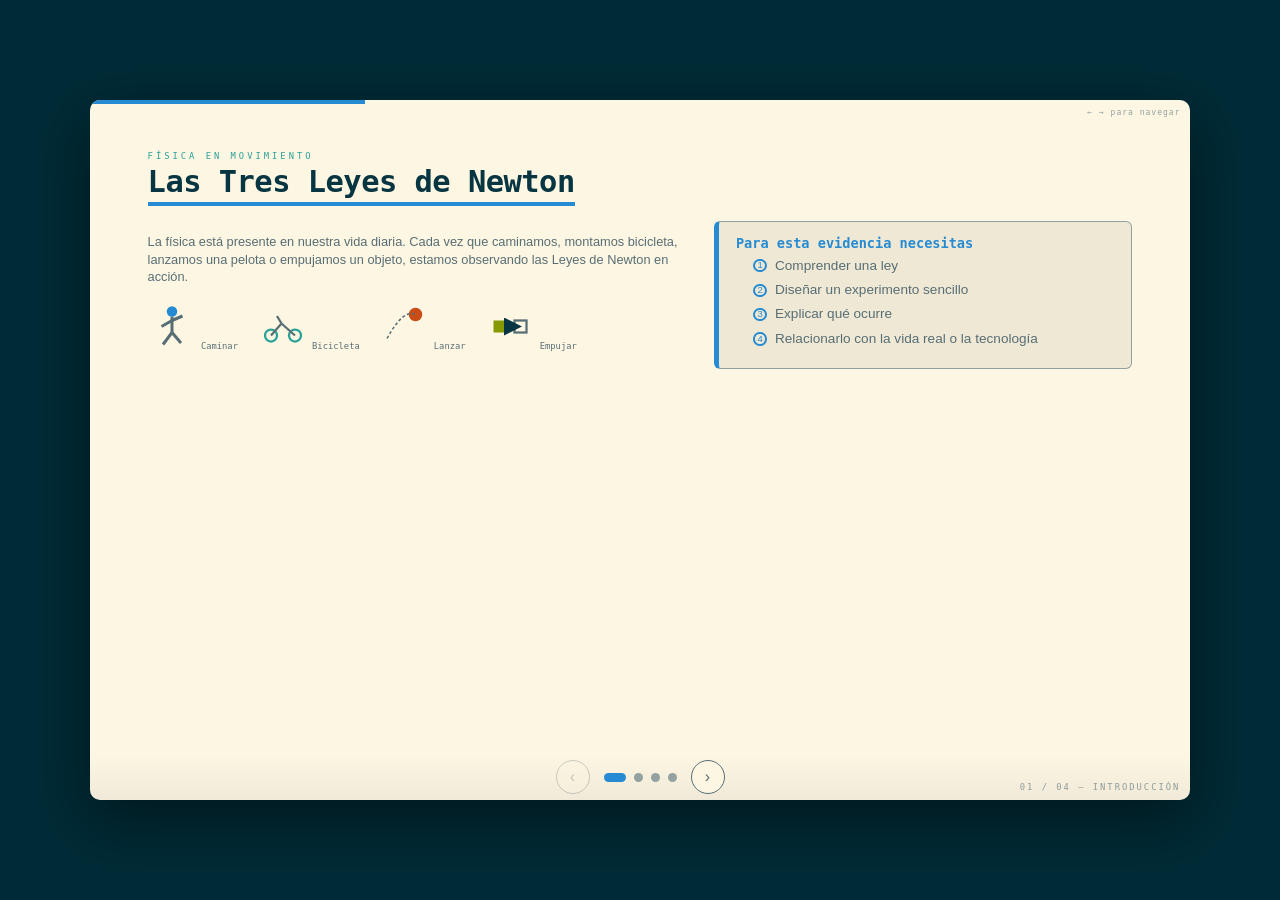
<file: Fase02_Planeacion/guia03/Sesion03/leyes_newton_presentacion_v2.html>
<!DOCTYPE html>
<html lang="es">
<head>
<meta charset="UTF-8">
<meta name="viewport" content="width=device-width, initial-scale=1.0">
<title>Las Tres Leyes de Newton</title>

<style>
  @font-face{ font-family:'sysmono'; src:local('Consolas'), local('Menlo'), local('Monaco'); }

  :root{
    --base03:#002b36; --base02:#073642; --base01:#586e75; --base00:#657b83;
    --base0:#839496; --base1:#93a1a1; --base2:#eee8d5; --base3:#fdf6e3;
    --blue:#268bd2; --cyan:#2aa198; --green:#859900; --orange:#cb4b16;
    --yellow:#b58900; --violet:#6c71c4; --red:#dc322f; --magenta:#d33682;
  }
  *{ box-sizing:border-box; }
  html,body{ height:100%; margin:0; }
  body{
    font-family:-apple-system, 'Segoe UI', Helvetica, Arial, sans-serif;
    background: var(--base03); color: var(--base01);
    display:flex; align-items:center; justify-content:center;
    overflow:hidden;
  }

  .deck{
    width:min(96vw, 1100px); height:min(94vh, 700px);
    background: var(--base3); border-radius:10px; box-shadow:0 20px 60px rgba(0,0,0,0.45);
    position:relative; overflow:hidden;
  }

  .slide{
    position:absolute; inset:0; padding:3.2em 3.6em 2.4em 3.6em;
    opacity:0; visibility:hidden; transform: translateX(40px);
    transition: opacity .45s ease, transform .45s ease;
  }
  .slide.active{ opacity:1; visibility:visible; transform:translateX(0); }
  .slide.leaving{ transform: translateX(-40px); }

  h1{
    font-family:'Consolas','Menlo','Monaco',monospace; font-weight:800; letter-spacing:-0.5px;
    color: var(--base02); font-size:1.9em; margin:0 0 0.2em 0;
    border-bottom:4px solid var(--blue); display:inline-block; padding-bottom:0.12em;
  }
  h3{ font-family:'Consolas','Menlo','Monaco',monospace; font-size:0.85em; margin:0 0 0.4em 0; }
  p, li{ font-size:0.8em; line-height:1.35; }

  .eyebrow{
    font-family:'Consolas','Menlo','Monaco',monospace; font-size:0.55em; letter-spacing:3px;
    text-transform:uppercase; color: var(--cyan); display:block; margin-bottom:0.3em;
  }

  .law-tag{
    display:inline-block; font-family:'Consolas','Menlo','Monaco',monospace; font-size:0.5em;
    letter-spacing:2px; color: var(--base3); padding:0.25em 0.6em; border-radius:3px; margin-bottom:0.5em;
  }

  .grid2{ display:grid; grid-template-columns: 1.05fr 1fr; gap:2em; align-items:start; margin-top:0.5em; }

  .panel{
    background: var(--base2); border:1px solid var(--base1);
    border-left:5px solid var(--accent, var(--blue));
    border-radius:6px; padding:0.85em 1.05em; margin-bottom:0.6em;
  }
  .panel h3{ color: var(--accent, var(--blue)); }
  .panel ul{ margin:0; padding-left:1.1em; }
  .panel li{ margin-bottom:0.22em; }

  .lab{
    background: var(--base3); border:2px dashed var(--accent, var(--blue));
    border-radius:10px; padding:0.9em; min-height:250px;
    display:flex; flex-direction:column; align-items:center; justify-content:center;
    position:relative; overflow:hidden;
  }
  .lab-label{
    position:absolute; top:0.6em; left:0.8em; font-family:'Consolas','Menlo','Monaco',monospace;
    font-size:0.55em; letter-spacing:2px; text-transform:uppercase; color: var(--accent); opacity:0.85;
  }

  .btn{
    font-family:'Consolas','Menlo','Monaco',monospace; font-size:0.6em; letter-spacing:1px;
    background: var(--accent, var(--blue)); color: var(--base3); border:none;
    padding:0.55em 1em; border-radius:5px; cursor:pointer; margin-top:0.7em;
    box-shadow:0 3px 0 rgba(0,0,0,0.18); transition: transform .08s ease;
  }
  .btn:active{ transform: translateY(2px); box-shadow:0 1px 0 rgba(0,0,0,0.18); }
  .btn.secondary{ background: var(--base01); padding:0.3em 0.7em; margin-top:0; }

  .question-box{
    margin-top:0.55em; background: var(--base02); color: var(--base2);
    border-radius:6px; padding:0.65em 0.9em; font-family:'Consolas','Menlo','Monaco',monospace;
    font-size:0.6em; display:flex; align-items:center; gap:0.6em;
  }
  .question-box .q-mark{ font-size:1.4em; color: var(--accent); font-weight:800; }

  .checklist{ list-style:none; padding:0; margin:0; }
  .checklist li{
    display:flex; align-items:center; gap:0.6em; margin-bottom:0.45em; font-size:0.85em;
    opacity:0; transform:translateX(15px); transition:opacity .35s ease, transform .35s ease;
  }
  .checklist li.show{ opacity:1; transform:translateX(0); }
  .checklist .dot{
    width:1.4em; height:1.4em; border-radius:50%; background:var(--base2);
    border:2px solid var(--blue); display:flex; align-items:center; justify-content:center;
    font-size:0.7em; color:var(--blue); flex-shrink:0;
  }

  .icon-row{ display:flex; gap:1.3em; margin-top:1em; }
  .icon-item{ text-align:center; font-family:'Consolas','Menlo','Monaco',monospace; font-size:0.55em; color:var(--base01); }
  .icon-item svg{ width:48px; height:48px; }

  .slide-index{
    position:absolute; bottom:0.9em; right:1.1em; font-family:'Consolas','Menlo','Monaco',monospace;
    font-size:0.55em; color: var(--base1); letter-spacing:2px;
  }

  .slider-row{ display:flex; align-items:center; gap:0.6em; margin:0.5em 0; font-family:'Consolas','Menlo','Monaco',monospace; font-size:0.6em; }
  .slider-row input[type=range]{ flex:1; accent-color: var(--accent); }
  .slider-row .val{ width:2.2em; text-align:right; color:var(--accent); font-weight:700; }

  .readout{
    font-family:'Consolas','Menlo','Monaco',monospace; font-size:0.72em; text-align:center;
    color: var(--base02); background: var(--base2); border-radius:6px; padding:0.4em;
    margin-top:0.5em; display:flex; align-items:center; justify-content:center; gap:0.8em;
  }
  .readout b{ color: var(--accent); }

  .fadein{ opacity:0; transform:translateY(8px); transition:opacity .35s ease, transform .35s ease; }
  .fadein.show{ opacity:1; transform:translateY(0); }

  /* --- nav controls --- */
  .nav{
    position:absolute; bottom:0; left:0; right:0; height:46px;
    display:flex; align-items:center; justify-content:center; gap:14px;
    background: linear-gradient(to top, rgba(0,0,0,0.05), transparent);
  }
  .navbtn{
    width:34px; height:34px; border-radius:50%; border:1.5px solid var(--base01);
    background: var(--base3); color: var(--base01); font-size:16px; cursor:pointer;
    display:flex; align-items:center; justify-content:center; transition:.15s;
  }
  .navbtn:hover{ background: var(--blue); color:var(--base3); border-color:var(--blue); }
  .navbtn:disabled{ opacity:0.3; cursor:default; background:var(--base3); color:var(--base01); border-color:var(--base01); }
  .dots{ display:flex; gap:8px; }
  .dot-nav{
    width:9px; height:9px; border-radius:50%; background: var(--base1); cursor:pointer; transition:.15s;
  }
  .dot-nav.active{ background: var(--blue); width:22px; border-radius:5px; }

  .progress{ position:absolute; top:0; left:0; height:4px; background: var(--blue); transition: width .4s ease; z-index:5; }

  .hint{
    position:absolute; top:1em; right:1.2em; font-family:'Consolas','Menlo','Monaco',monospace;
    font-size:0.5em; color: var(--base1); letter-spacing:1px;
  }
</style>
</head>
<body>

<div class="deck" id="deck">
  <div class="progress" id="progressBar" style="width:25%;"></div>
  <div class="hint">← → para navegar</div>

  <!-- ===================== SLIDE 1 ===================== -->
  <section class="slide active" data-index="0">
    <span class="eyebrow">Física en movimiento</span>
    <h1>Las Tres Leyes de Newton</h1>

    <div class="grid2" style="grid-template-columns:1.15fr 0.9fr;">
      <div>
        <p>La física está presente en nuestra vida diaria. Cada vez que caminamos, montamos bicicleta,
        lanzamos una pelota o empujamos un objeto, estamos observando las Leyes de Newton en acción.</p>

        <div class="icon-row">
          <div class="icon-item">
            <svg viewBox="0 0 64 64"><circle cx="32" cy="14" r="7" fill="var(--blue)"/><line x1="32" y1="21" x2="32" y2="42" stroke="var(--base01)" stroke-width="4"/><line x1="32" y1="26" x2="18" y2="34" stroke="var(--base01)" stroke-width="4"/><line x1="32" y1="26" x2="46" y2="20" stroke="var(--base01)" stroke-width="4"/><line x1="32" y1="42" x2="20" y2="58" stroke="var(--base01)" stroke-width="4"/><line x1="32" y1="42" x2="44" y2="56" stroke="var(--base01)" stroke-width="4"/></svg>
            Caminar
          </div>
          <div class="icon-item">
            <svg viewBox="0 0 64 64"><circle cx="16" cy="46" r="8" fill="none" stroke="var(--cyan)" stroke-width="3"/><circle cx="48" cy="46" r="8" fill="none" stroke="var(--cyan)" stroke-width="3"/><line x1="16" y1="46" x2="30" y2="30" stroke="var(--base01)" stroke-width="3"/><line x1="30" y1="30" x2="48" y2="46" stroke="var(--base01)" stroke-width="3"/><line x1="30" y1="30" x2="24" y2="20" stroke="var(--base01)" stroke-width="3"/></svg>
            Bicicleta
          </div>
          <div class="icon-item">
            <svg viewBox="0 0 64 64"><circle cx="46" cy="18" r="9" fill="var(--orange)"/><path d="M8 50 Q30 10 46 18" stroke="var(--base01)" stroke-width="2" fill="none" stroke-dasharray="4 3"/></svg>
            Lanzar
          </div>
          <div class="icon-item">
            <svg viewBox="0 0 64 64"><rect x="10" y="26" width="16" height="16" fill="var(--green)"/><rect x="38" y="26" width="16" height="16" fill="none" stroke="var(--base01)" stroke-width="3"/><path d="M28 34 L36 34" stroke="var(--base02)" stroke-width="3" marker-end="url(#arrow1)"/><defs><marker id="arrow1" markerWidth="8" markerHeight="8" refX="4" refY="4" orient="auto"><path d="M0,0 L8,4 L0,8 Z" fill="var(--base02)"/></marker></defs></svg>
            Empujar
          </div>
        </div>
      </div>

      <div>
        <div class="panel" style="border-left-color: var(--blue);">
          <h3 style="color:var(--blue);">Para esta evidencia necesitas</h3>
          <ul class="checklist" id="checklist1">
            <li><span class="dot">1</span> Comprender una ley</li>
            <li><span class="dot">2</span> Diseñar un experimento sencillo</li>
            <li><span class="dot">3</span> Explicar qué ocurre</li>
            <li><span class="dot">4</span> Relacionarlo con la vida real o la tecnología</li>
          </ul>
        </div>
      </div>
    </div>
    <div class="slide-index">01 / 04 — INTRODUCCIÓN</div>
  </section>

  <!-- ===================== SLIDE 2 — LEY 1 ===================== -->
  <section class="slide" data-index="1" style="--accent: var(--blue);">
    <span class="law-tag" style="background:var(--blue);">LEY I · INERCIA</span>
    <h1 style="border-color:var(--blue);">Primera Ley de Newton</h1>

    <div class="grid2">
      <div>
        <div class="panel">
          <h3>¿Qué dice?</h3>
          <p style="margin:0;">Un objeto permanece en reposo o en movimiento rectilíneo uniforme
          mientras ninguna fuerza externa actúe sobre él.</p>
        </div>
        <div class="panel">
          <h3>Ejemplos cotidianos</h3>
          <ul>
            <li>Un balón permanece quieto hasta que alguien lo patea.</li>
            <li>Al frenar el auto, los pasajeros van hacia adelante.</li>
            <li>La bicicleta sigue avanzando aunque dejes de pedalear.</li>
          </ul>
        </div>
        <div class="panel">
          <h3>Ideas de experimento</h3>
          <ul>
            <li>🪙 Moneda, tarjeta y vaso</li>
            <li>⚽ Balón quieto que luego es empujado</li>
            <li>📖 Libro sobre una mesa</li>
          </ul>
        </div>
      </div>

      <div>
        <div class="lab">
          <span class="lab-label">Simulación · moneda, tarjeta y vaso</span>
          <svg viewBox="0 0 260 200" width="100%" style="max-width:300px;">
            <path d="M95 120 L100 190 L160 190 L165 120 Z" fill="none" stroke="var(--base01)" stroke-width="3"/>
            <rect id="card1" x="88" y="105" width="84" height="8" rx="1" fill="var(--orange)"/>
            <circle id="coin1" cx="130" cy="98" r="10" fill="var(--yellow)" stroke="var(--base02)" stroke-width="1.5"/>
            <g id="flick1" opacity="0">
              <path d="M40 108 L82 108" stroke="var(--red)" stroke-width="4" marker-end="url(#arrowRed)"/>
            </g>
            <defs>
              <marker id="arrowRed" markerWidth="10" markerHeight="10" refX="6" refY="3" orient="auto">
                <path d="M0,0 L6,3 L0,6 Z" fill="var(--red)"/>
              </marker>
            </defs>
          </svg>
          <button class="btn" id="btnLaw1">▶ Golpear la tarjeta</button>
        </div>

        <div class="question-box">
          <span class="q-mark">?</span>
          <span>Para el video: <em>¿Qué fuerza hizo que cambiara el estado del objeto?</em></span>
        </div>
      </div>
    </div>
    <div class="slide-index">02 / 04 — LEY DE LA INERCIA</div>
  </section>

  <!-- ===================== SLIDE 3 — LEY 2 ===================== -->
  <section class="slide" data-index="2" style="--accent: var(--orange);">
    <span class="law-tag" style="background:var(--orange);">LEY II · F = m·a</span>
    <h1 style="border-color:var(--orange);">Segunda Ley de Newton</h1>

    <div class="grid2">
      <div>
        <div class="panel">
          <h3>¿Qué dice?</h3>
          <p style="margin:0 0 0.3em 0;">La aceleración de un objeto depende de la fuerza aplicada
          y de su masa.</p>
          <p style="margin:0;"><b>Más fuerza → mayor aceleración.</b><br><b>Mayor masa → más difícil acelerar.</b></p>
        </div>
        <div class="panel">
          <h3>Ejemplos e ideas de experimento</h3>
          <ul>
            <li>Empujar un carrito vacío y luego uno lleno.</li>
            <li>Lanzar una pelota liviana y una pesada.</li>
            <li>🍾 Dos botellas (vacía / llena) · 📦 dos cajas de distinto peso · 🧸 carrito de juguete con y sin carga.</li>
          </ul>
        </div>
      </div>

      <div>
        <div class="lab">
          <span class="lab-label">Simulador · fuerza, masa y aceleración</span>
          <svg viewBox="0 0 260 90" width="100%" style="max-width:300px;">
            <line x1="10" y1="75" x2="250" y2="75" stroke="var(--base01)" stroke-width="2"/>
            <g id="cart2" transform="translate(20,45)">
              <rect x="0" y="0" width="34" height="20" rx="3" fill="var(--orange)"/>
              <circle cx="7" cy="24" r="5" fill="var(--base02)"/>
              <circle cx="27" cy="24" r="5" fill="var(--base02)"/>
            </g>
          </svg>

          <div style="width:100%; max-width:300px;">
            <div class="slider-row">
              <span>Fuerza (N)</span>
              <input type="range" id="forceSlider" min="1" max="10" value="5">
              <span class="val" id="forceVal">5</span>
            </div>
            <div class="slider-row">
              <span>Masa (kg)</span>
              <input type="range" id="massSlider" min="1" max="10" value="5">
              <span class="val" id="massVal">5</span>
            </div>
            <div class="readout">
              a = F / m = <b id="accelVal">1.0</b> m/s²
              <button class="btn secondary" id="btnLaw2">▶ Mover carrito</button>
            </div>
          </div>
        </div>

        <div class="question-box">
          <span class="q-mark">?</span>
          <span>Para el video: <em>¿Por qué uno de los objetos fue más fácil de mover?</em></span>
        </div>
      </div>
    </div>
    <div class="slide-index">03 / 04 — FUERZA, MASA Y ACELERACIÓN</div>
  </section>

  <!-- ===================== SLIDE 4 — LEY 3 ===================== -->
  <section class="slide" data-index="3" style="--accent: var(--green);">
    <span class="law-tag" style="background:var(--green);">LEY III · ACCIÓN – REACCIÓN</span>
    <h1 style="border-color:var(--green);">Tercera Ley de Newton</h1>

    <div class="grid2">
      <div>
        <div class="panel">
          <h3>¿Qué dice?</h3>
          <p style="margin:0;">A toda acción corresponde una reacción de igual magnitud
          y en sentido contrario.</p>
        </div>
        <div class="panel">
          <h3>Ejemplos cotidianos</h3>
          <ul>
            <li>🚶 Caminar</li>
            <li>🚣 Remar</li>
            <li>🤸 Saltar</li>
            <li>🏊 Nadar</li>
          </ul>
        </div>
        <div class="panel">
          <h3>Ideas de experimento</h3>
          <ul>
            <li>🎈 Cohete de globo (globo sobre un hilo)</li>
            <li>🛼 Patines o silla con ruedas empujando una pared</li>
          </ul>
        </div>
      </div>

      <div>
        <div class="lab">
          <span class="lab-label">Simulación · cohete de globo</span>
          <svg viewBox="0 0 300 140" width="100%" style="max-width:320px;">
            <line x1="15" y1="35" x2="285" y2="35" stroke="var(--base01)" stroke-width="1.5" stroke-dasharray="3 3"/>
            <g id="balloon3" transform="translate(25,15)">
              <ellipse cx="0" cy="0" rx="20" ry="14" fill="var(--magenta)"/>
              <polygon points="16,0 30,-3 30,3" fill="var(--base01)"/>
              <path id="airPuff" d="M-22 0 L-38 0" stroke="var(--red)" stroke-width="3" marker-end="url(#arrowRedSmall)" opacity="0"/>
            </g>
            <defs>
              <marker id="arrowRedSmall" markerWidth="8" markerHeight="8" refX="5" refY="2.5" orient="auto">
                <path d="M0,0 L5,2.5 L0,5 Z" fill="var(--red)"/>
              </marker>
            </defs>

            <g id="thrust3" opacity="0">
              <rect x="15" y="58" width="128" height="24" rx="4" fill="var(--red)"/>
              <text x="79" y="74" font-family="Consolas, monospace" font-size="12" font-weight="700" fill="var(--base3)" text-anchor="middle">← acción: sale el aire</text>
            </g>
            <g id="react3" opacity="0">
              <rect x="155" y="58" width="132" height="24" rx="4" fill="var(--green)"/>
              <text x="221" y="74" font-family="Consolas, monospace" font-size="12" font-weight="700" fill="var(--base3)" text-anchor="middle">reacción: avanza →</text>
            </g>
          </svg>
          <button class="btn" style="background:var(--green);" id="btnLaw3">▶ Soltar el globo</button>
        </div>

        <div class="question-box">
          <span class="q-mark">?</span>
          <span>Para el video: <em>¿Cuál fue la acción y cuál fue la reacción?</em></span>
        </div>
      </div>
    </div>
    <div class="slide-index">04 / 04 — ACCIÓN Y REACCIÓN</div>
  </section>

  <div class="nav">
    <button class="navbtn" id="prevBtn">‹</button>
    <div class="dots" id="dots"></div>
    <button class="navbtn" id="nextBtn">›</button>
  </div>
</div>

<script>
(function(){
  var slides = Array.prototype.slice.call(document.querySelectorAll('.slide'));
  var total = slides.length;
  var current = 0;

  var dotsWrap = document.getElementById('dots');
  slides.forEach(function(_, i){
    var d = document.createElement('div');
    d.className = 'dot-nav' + (i === 0 ? ' active' : '');
    d.addEventListener('click', function(){ goTo(i); });
    dotsWrap.appendChild(d);
  });
  var dotEls = Array.prototype.slice.call(dotsWrap.children);

  var prevBtn = document.getElementById('prevBtn');
  var nextBtn = document.getElementById('nextBtn');
  var progressBar = document.getElementById('progressBar');

  function render(){
    slides.forEach(function(s, i){
      s.classList.toggle('active', i === current);
      s.classList.toggle('leaving', false);
    });
    dotEls.forEach(function(d, i){ d.classList.toggle('active', i === current); });
    prevBtn.disabled = current === 0;
    nextBtn.disabled = current === total - 1;
    progressBar.style.width = ((current + 1) / total * 100) + '%';
    if (current === 0) playChecklist();
  }

  function goTo(i){
    if (i < 0 || i >= total || i === current) return;
    current = i;
    render();
  }

  prevBtn.addEventListener('click', function(){ goTo(current - 1); });
  nextBtn.addEventListener('click', function(){ goTo(current + 1); });

  document.addEventListener('keydown', function(e){
    if (e.key === 'ArrowRight' || e.key === ' ') { goTo(current + 1); }
    else if (e.key === 'ArrowLeft') { goTo(current - 1); }
  });

  // ---------- checklist stagger (slide 1) ----------
  var checklistPlayed = false;
  function playChecklist(){
    if (checklistPlayed) return;
    checklistPlayed = true;
    var items = document.querySelectorAll('#checklist1 li');
    items.forEach(function(li, idx){
      setTimeout(function(){ li.classList.add('show'); }, 250 + idx * 220);
    });
  }

  // ---------- LAW 1: coin, card, glass ----------
  var card = document.getElementById('card1');
  var coin = document.getElementById('coin1');
  var flick = document.getElementById('flick1');

  function runLaw1(){
    card.style.transition = 'none';
    coin.style.transition = 'none';
    flick.style.transition = 'none';
    card.setAttribute('x', 88);
    coin.setAttribute('cx', 130);
    coin.setAttribute('cy', 98);
    flick.setAttribute('opacity', 0);
    card.getBoundingClientRect();

    flick.style.transition = 'opacity .15s ease';
    flick.setAttribute('opacity', 1);

    setTimeout(function(){
      card.style.transition = 'x 0.35s cubic-bezier(.3,.6,.4,1)';
      card.setAttribute('x', 230);
      flick.setAttribute('opacity', 0);
    }, 180);

    setTimeout(function(){
      coin.style.transition = 'cy 0.45s cubic-bezier(.4,0,.7,1)';
      coin.setAttribute('cy', 160);
    }, 420);
  }
  document.getElementById('btnLaw1').addEventListener('click', runLaw1);

  // ---------- LAW 2: F = m a ----------
  var forceSlider = document.getElementById('forceSlider');
  var massSlider = document.getElementById('massSlider');
  var forceVal = document.getElementById('forceVal');
  var massVal = document.getElementById('massVal');
  var accelVal = document.getElementById('accelVal');
  var cart2 = document.getElementById('cart2');

  function updateLaw2(){
    var f = parseFloat(forceSlider.value);
    var m = parseFloat(massSlider.value);
    var a = f / m;
    forceVal.textContent = f;
    massVal.textContent = m;
    accelVal.textContent = a.toFixed(2);
  }
  forceSlider.addEventListener('input', updateLaw2);
  massSlider.addEventListener('input', updateLaw2);
  updateLaw2();

  function playLaw2(){
    var f = parseFloat(forceSlider.value);
    var m = parseFloat(massSlider.value);
    var a = f / m;
    var duration = Math.max(0.35, 2.2 / a);
    cart2.style.transition = 'none';
    cart2.setAttribute('transform', 'translate(20,45)');
    cart2.getBoundingClientRect();
    cart2.style.transition = 'transform ' + duration + 's cubic-bezier(.2,.7,.3,1)';
    requestAnimationFrame(function(){
      cart2.setAttribute('transform', 'translate(190,45)');
    });
  }
  document.getElementById('btnLaw2').addEventListener('click', playLaw2);

  // ---------- LAW 3: balloon rocket ----------
  var balloon3 = document.getElementById('balloon3');
  var airPuff = document.getElementById('airPuff');
  var thrust3 = document.getElementById('thrust3');
  var react3 = document.getElementById('react3');

  function runLaw3(){
    balloon3.style.transition = 'none';
    balloon3.setAttribute('transform', 'translate(25,15)');
    airPuff.style.transition = 'none';
    airPuff.setAttribute('opacity', 0);
    thrust3.style.transition = 'none';
    react3.style.transition = 'none';
    thrust3.setAttribute('opacity', 0);
    react3.setAttribute('opacity', 0);
    balloon3.getBoundingClientRect();

    // el aire sale primero (acción)
    airPuff.style.transition = 'opacity .15s ease';
    airPuff.setAttribute('opacity', 1);

    thrust3.style.transition = 'opacity .25s ease';
    react3.style.transition = 'opacity .25s ease .15s';
    thrust3.setAttribute('opacity', 1);
    react3.setAttribute('opacity', 1);

    balloon3.style.transition = 'transform 0.9s cubic-bezier(.2,.7,.2,1)';
    requestAnimationFrame(function(){
      balloon3.setAttribute('transform', 'translate(230,15)');
    });

    setTimeout(function(){
      airPuff.setAttribute('opacity', 0);
    }, 500);

    setTimeout(function(){
      thrust3.setAttribute('opacity', 0);
      react3.setAttribute('opacity', 0);
    }, 2200);
  }
  document.getElementById('btnLaw3').addEventListener('click', runLaw3);

  render();
})();
</script>
</body>
</html>
</file>
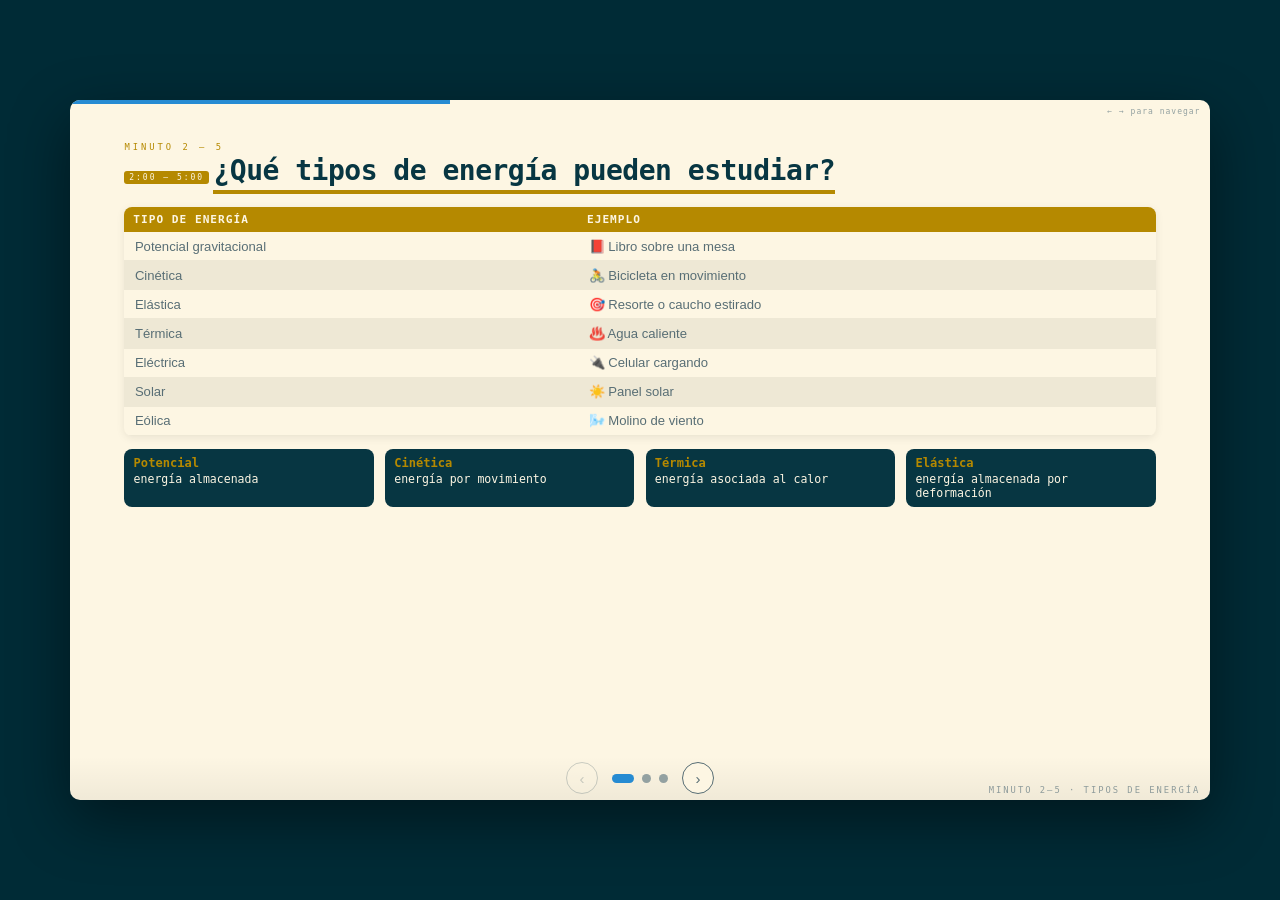
<file: Fase02_Planeacion/guia03/Sesion04/energia_sesion_min2-12_1501-AA3-EV01.html>
<!DOCTYPE html>
<html lang="es">
<head>
<meta charset="UTF-8">
<meta name="viewport" content="width=device-width, initial-scale=1.0">
<title>Tipos de Energía y Experimentos</title>

<style>
  :root{
    --base03:#002b36; --base02:#073642; --base01:#586e75; --base00:#657b83;
    --base0:#839496; --base1:#93a1a1; --base2:#eee8d5; --base3:#fdf6e3;
    --blue:#268bd2; --cyan:#2aa198; --green:#859900; --orange:#cb4b16;
    --yellow:#b58900; --violet:#6c71c4; --red:#dc322f; --magenta:#d33682;
  }
  *{ box-sizing:border-box; }
  html,body{ height:100%; margin:0; }
  body{
    font-family:-apple-system, 'Segoe UI', Helvetica, Arial, sans-serif;
    background: var(--base03); color: var(--base01);
    display:flex; align-items:center; justify-content:center;
    overflow:hidden;
  }

  .deck{
    width:min(96vw, 1140px); height:min(94vh, 700px);
    background: var(--base3); border-radius:10px; box-shadow:0 20px 60px rgba(0,0,0,0.45);
    position:relative; overflow:hidden;
  }

  .slide{
    position:absolute; inset:0; padding:2.6em 3.4em 2.4em 3.4em;
    opacity:0; visibility:hidden; transform: translateX(40px);
    transition: opacity .45s ease, transform .45s ease;
    overflow-y:auto;
  }
  .slide.active{ opacity:1; visibility:visible; transform:translateX(0); }

  h1{
    font-family:'Consolas','Menlo','Monaco',monospace; font-weight:800; letter-spacing:-0.5px;
    color: var(--base02); font-size:1.75em; margin:0 0 0.15em 0;
    border-bottom:4px solid var(--accent, var(--blue)); display:inline-block; padding-bottom:0.1em;
  }
  h3{ font-family:'Consolas','Menlo','Monaco',monospace; font-size:0.85em; margin:0 0 0.4em 0; color:var(--accent, var(--blue)); }
  p, li{ font-size:0.8em; line-height:1.35; }

  .eyebrow{
    font-family:'Consolas','Menlo','Monaco',monospace; font-size:0.55em; letter-spacing:3px;
    text-transform:uppercase; color: var(--accent, var(--cyan)); display:block; margin-bottom:0.25em;
  }
  .timebadge{
    display:inline-block; font-family:'Consolas','Menlo','Monaco',monospace; font-size:0.5em;
    letter-spacing:2px; color: var(--base3); background: var(--accent, var(--blue));
    padding:0.25em 0.6em; border-radius:3px; margin-bottom:0.5em;
  }

  .panel{
    background: var(--base2); border:1px solid var(--base1);
    border-left:5px solid var(--accent, var(--blue));
    border-radius:6px; padding:0.8em 1em; margin-bottom:0.6em;
  }
  .panel ul{ margin:0; padding-left:1.1em; }
  .panel li{ margin-bottom:0.22em; }

  /* ---- tabla energía ---- */
  table.energy{
    width:100%; border-collapse:collapse; background:var(--base3);
    border-radius:8px; overflow:hidden; font-size:0.82em;
    box-shadow:0 2px 8px rgba(0,0,0,0.08);
  }
  table.energy thead th{
    background: var(--accent, var(--yellow)); color: var(--base3);
    font-family:'Consolas','Menlo','Monaco',monospace; font-size:0.85em;
    letter-spacing:1px; text-transform:uppercase; padding:0.55em 0.8em; text-align:left;
  }
  table.energy tbody td{
    padding:0.5em 0.8em; border-bottom:1px solid var(--base2);
  }
  table.energy tbody tr:nth-child(even){ background: var(--base2); }
  table.energy tbody tr{ transition: background .15s ease; }
  table.energy tbody tr:hover{ background: #fbeecb; }

  .idea-row{ display:flex; gap:0.7em; margin-top:0.8em; flex-wrap:wrap; }
  .idea-chip{
    flex:1; min-width:150px; background: var(--base02); color: var(--base3);
    border-radius:8px; padding:0.6em 0.8em; font-size:0.72em;
    font-family:'Consolas','Menlo','Monaco',monospace;
  }
  .idea-chip b{ color: var(--yellow); display:block; margin-bottom:0.2em; font-size:1.05em; }

  /* ---- experimentos (tabs) ---- */
  .exp-tabs{ display:flex; gap:0.6em; flex-wrap:wrap; margin-bottom:0.8em; }
  .exp-tab{
    font-family:'Consolas','Menlo','Monaco',monospace; font-size:0.62em; letter-spacing:0.5px;
    background: var(--base2); border:1.5px solid var(--base1); color:var(--base01);
    padding:0.5em 0.8em; border-radius:20px; cursor:pointer; transition:.15s; white-space:nowrap;
  }
  .exp-tab:hover{ border-color: var(--accent, var(--violet)); }
  .exp-tab.active{ background: var(--accent, var(--violet)); color:var(--base3); border-color:var(--accent, var(--violet)); }

  .exp-detail{ display:grid; grid-template-columns: 1fr 1fr; gap:1.6em; align-items:start; }
  .exp-detail .lab{
    background: var(--base3); border:2px dashed var(--accent, var(--violet));
    border-radius:10px; padding:0.8em; min-height:220px;
    display:flex; flex-direction:column; align-items:center; justify-content:center; position:relative;
  }
  .lab-label{
    position:absolute; top:0.5em; left:0.7em; font-family:'Consolas','Menlo','Monaco',monospace;
    font-size:0.52em; letter-spacing:2px; text-transform:uppercase; color: var(--accent, var(--violet)); opacity:0.85;
  }
  .btn{
    font-family:'Consolas','Menlo','Monaco',monospace; font-size:0.6em; letter-spacing:1px;
    background: var(--accent, var(--violet)); color: var(--base3); border:none;
    padding:0.55em 1em; border-radius:5px; cursor:pointer; margin-top:0.7em;
    box-shadow:0 3px 0 rgba(0,0,0,0.18); transition: transform .08s ease;
  }
  .btn:active{ transform: translateY(2px); box-shadow:0 1px 0 rgba(0,0,0,0.18); }
  .slider-row{ display:flex; align-items:center; gap:0.6em; margin:0.4em 0; font-family:'Consolas','Menlo','Monaco',monospace; font-size:0.58em; width:100%; max-width:280px; }
  .slider-row input[type=range]{ flex:1; accent-color: var(--accent, var(--violet)); }
  .slider-row .val{ width:2.4em; text-align:right; color:var(--accent, var(--violet)); font-weight:700; }

  /* ---- registro de datos ---- */
  table.reg{
    width:100%; border-collapse:collapse; background:var(--base3); font-size:0.72em;
    border-radius:6px; overflow:hidden; box-shadow:0 2px 6px rgba(0,0,0,0.06);
  }
  table.reg thead th{
    background: var(--accent, var(--cyan)); color:var(--base3); padding:0.4em 0.5em;
    font-family:'Consolas','Menlo','Monaco',monospace; font-size:0.85em; text-align:left;
  }
  table.reg tbody td{ padding:0.35em 0.5em; border-bottom:1px solid var(--base2); }
  table.reg tbody tr:nth-child(even){ background: var(--base2); }
  table.reg input{
    width:100%; border:1px solid var(--base1); border-radius:4px; padding:0.25em 0.4em;
    font-family:'Consolas','Menlo','Monaco',monospace; font-size:0.95em; background:var(--base3); color:var(--base02);
  }

  .chart-box{
    background: var(--base3); border:2px dashed var(--accent, var(--cyan)); border-radius:10px;
    padding:0.7em; position:relative; margin-top:0.6em;
  }
  .chart-box .lab-label{ color: var(--accent, var(--cyan)); }

  .note-box{
    margin-top:0.6em; background: var(--base02); color: var(--base2);
    border-radius:6px; padding:0.6em 0.9em; font-family:'Consolas','Menlo','Monaco',monospace;
    font-size:0.6em; display:flex; align-items:center; gap:0.6em;
  }
  .note-box .n-mark{ font-size:1.3em; color: var(--accent, var(--cyan)); }

  .slide-index{
    position:absolute; bottom:0.6em; right:1.1em; font-family:'Consolas','Menlo','Monaco',monospace;
    font-size:0.55em; color: var(--base1); letter-spacing:2px;
  }

  .nav{
    position:absolute; bottom:0; left:0; right:0; height:44px;
    display:flex; align-items:center; justify-content:center; gap:14px;
    background: linear-gradient(to top, rgba(0,0,0,0.05), transparent); z-index:6;
  }
  .navbtn{
    width:32px; height:32px; border-radius:50%; border:1.5px solid var(--base01);
    background: var(--base3); color: var(--base01); font-size:15px; cursor:pointer;
    display:flex; align-items:center; justify-content:center; transition:.15s;
  }
  .navbtn:hover{ background: var(--blue); color:var(--base3); border-color:var(--blue); }
  .navbtn:disabled{ opacity:0.3; cursor:default; background:var(--base3); color:var(--base01); border-color:var(--base01); }
  .dots{ display:flex; gap:8px; }
  .dot-nav{ width:9px; height:9px; border-radius:50%; background: var(--base1); cursor:pointer; transition:.15s; }
  .dot-nav.active{ background: var(--blue); width:22px; border-radius:5px; }
  .progress{ position:absolute; top:0; left:0; height:4px; background: var(--blue); transition: width .4s ease; z-index:5; }
  .hint{
    position:absolute; top:0.9em; right:1.2em; font-family:'Consolas','Menlo','Monaco',monospace;
    font-size:0.5em; color: var(--base1); letter-spacing:1px; z-index:6;
  }
</style>
</head>
<body>

<div class="deck" id="deck">
  <div class="progress" id="progressBar"></div>
  <div class="hint">← → para navegar</div>

  <!-- ===================== SLIDE 1 · Minuto 2-5 ===================== -->
  <section class="slide active" data-index="0" style="--accent: var(--yellow);">
    <span class="eyebrow">Minuto 2 – 5</span>
    <span class="timebadge">2:00 – 5:00</span>
    <h1>¿Qué tipos de energía pueden estudiar?</h1>

    <table class="energy" style="margin-top:0.7em;">
      <thead>
        <tr><th>Tipo de energía</th><th>Ejemplo</th></tr>
      </thead>
      <tbody>
        <tr><td>Potencial gravitacional</td><td>📕 Libro sobre una mesa</td></tr>
        <tr><td>Cinética</td><td>🚴 Bicicleta en movimiento</td></tr>
        <tr><td>Elástica</td><td>🎯 Resorte o caucho estirado</td></tr>
        <tr><td>Térmica</td><td>♨️ Agua caliente</td></tr>
        <tr><td>Eléctrica</td><td>🔌 Celular cargando</td></tr>
        <tr><td>Solar</td><td>☀️ Panel solar</td></tr>
        <tr><td>Eólica</td><td>🌬️ Molino de viento</td></tr>
      </tbody>
    </table>

    <div class="idea-row">
      <div class="idea-chip"><b>Potencial</b>energía almacenada</div>
      <div class="idea-chip"><b>Cinética</b>energía por movimiento</div>
      <div class="idea-chip"><b>Térmica</b>energía asociada al calor</div>
      <div class="idea-chip"><b>Elástica</b>energía almacenada por deformación</div>
    </div>
    <div class="slide-index">MINUTO 2–5 · TIPOS DE ENERGÍA</div>
  </section>

  <!-- ===================== SLIDE 2 · Minuto 5-9 ===================== -->
  <section class="slide" data-index="1" style="--accent: var(--violet);">
    <span class="eyebrow">Minuto 5 – 9</span>
    <span class="timebadge">5:00 – 9:00</span>
    <h1>Ideas de experimentos sencillos</h1>
    <p style="margin:0.2em 0 0.7em 0;">No necesitan equipos de laboratorio: con objetos de la casa es suficiente. Elige una opción:</p>

    <div class="exp-tabs" id="expTabs">
      <div class="exp-tab active" data-exp="0">🏀 Pelota que cae</div>
      <div class="exp-tab" data-exp="1">🛞 Carrito en rampa</div>
      <div class="exp-tab" data-exp="2">🎯 Resorte o caucho</div>
      <div class="exp-tab" data-exp="3">♨️ Agua caliente</div>
      <div class="exp-tab" data-exp="4">🧵 Péndulo</div>
    </div>

    <div class="exp-detail">
      <div>
        <div class="panel" id="expMaterials">
          <h3>Materiales</h3>
          <ul id="expMaterialsList"></ul>
        </div>
        <div class="panel" id="expSteps">
          <h3>Qué observar</h3>
          <ul id="expStepsList"></ul>
        </div>
      </div>

      <div class="lab" id="expLab">
        <span class="lab-label" id="expLabLabel">Simulación</span>
        <svg id="expSvg" viewBox="0 0 260 160" width="100%" style="max-width:300px;"></svg>
        <div id="expControls"></div>
        <button class="btn" id="expRunBtn">▶ Simular</button>
      </div>
    </div>
    <div class="slide-index">MINUTO 5–9 · EXPERIMENTOS</div>
  </section>

  <!-- ===================== SLIDE 3 · Minuto 9-12 ===================== -->
  <section class="slide" data-index="2" style="--accent: var(--cyan);">
    <span class="eyebrow">Minuto 9 – 12</span>
    <span class="timebadge">9:00 – 12:00</span>
    <h1>¿Qué datos deben registrar?</h1>
    <p style="margin:0.2em 0 0.6em 0;">Un laboratorio no es solo hacer el experimento: también es <b>registrar información</b>. Prueba a llenar estas tablas de ejemplo:</p>

    <div class="exp-detail" style="grid-template-columns:1.05fr 0.95fr;">
      <div>
        <div class="panel">
          <h3>Ejemplo · pelota que cae</h3>
          <table class="reg">
            <thead><tr><th>Prueba</th><th>Altura (m)</th><th>Tiempo (s)</th><th>Observaciones</th></tr></thead>
            <tbody>
              <tr><td>1</td><td>0.5</td><td><input type="text" placeholder="..."></td><td><input type="text" placeholder="..."></td></tr>
              <tr><td>2</td><td>1.0</td><td><input type="text" placeholder="..."></td><td><input type="text" placeholder="..."></td></tr>
              <tr><td>3</td><td>1.5</td><td><input type="text" placeholder="..."></td><td><input type="text" placeholder="..."></td></tr>
            </tbody>
          </table>
        </div>

        <div class="note-box">
          <span class="n-mark">💡</span>
          <span>Con estos datos ya podrán construir una gráfica sencilla (altura vs. tiempo, o temperatura vs. tiempo).</span>
        </div>
      </div>

      <div>
        <div class="panel">
          <h3>Ejemplo · agua caliente</h3>
          <table class="reg" id="waterTable">
            <thead><tr><th>Tiempo</th><th>Temperatura (°C)</th></tr></thead>
            <tbody>
              <tr><td>0 min</td><td><input type="number" class="tempInput" data-t="0" placeholder="..." min="0" max="100"></td></tr>
              <tr><td>5 min</td><td><input type="number" class="tempInput" data-t="1" placeholder="..." min="0" max="100"></td></tr>
              <tr><td>10 min</td><td><input type="number" class="tempInput" data-t="2" placeholder="..." min="0" max="100"></td></tr>
            </tbody>
          </table>
        </div>

        <div class="chart-box">
          <span class="lab-label">Gráfica en vivo · temperatura vs. tiempo</span>
          <svg id="tempChart" viewBox="0 0 260 150" width="100%" style="max-width:300px; margin-top:1.4em;"></svg>
        </div>
      </div>
    </div>
    <div class="slide-index">MINUTO 9–12 · REGISTRO DE DATOS</div>
  </section>

  <div class="nav">
    <button class="navbtn" id="prevBtn">‹</button>
    <div class="dots" id="dots"></div>
    <button class="navbtn" id="nextBtn">›</button>
  </div>
</div>

<script>
(function(){
  var slides = Array.prototype.slice.call(document.querySelectorAll('.slide'));
  var total = slides.length;
  var current = 0;

  var dotsWrap = document.getElementById('dots');
  slides.forEach(function(_, i){
    var d = document.createElement('div');
    d.className = 'dot-nav' + (i === 0 ? ' active' : '');
    d.addEventListener('click', function(){ goTo(i); });
    dotsWrap.appendChild(d);
  });
  var dotEls = Array.prototype.slice.call(dotsWrap.children);
  var prevBtn = document.getElementById('prevBtn');
  var nextBtn = document.getElementById('nextBtn');
  var progressBar = document.getElementById('progressBar');

  function render(){
    slides.forEach(function(s, i){ s.classList.toggle('active', i === current); });
    dotEls.forEach(function(d, i){ d.classList.toggle('active', i === current); });
    prevBtn.disabled = current === 0;
    nextBtn.disabled = current === total - 1;
    progressBar.style.width = ((current + 1) / total * 100) + '%';
  }
  function goTo(i){
    if (i < 0 || i >= total || i === current) return;
    current = i; render();
  }
  prevBtn.addEventListener('click', function(){ goTo(current - 1); });
  nextBtn.addEventListener('click', function(){ goTo(current + 1); });
  document.addEventListener('keydown', function(e){
    if (e.key === 'ArrowRight' || e.key === ' ') goTo(current + 1);
    else if (e.key === 'ArrowLeft') goTo(current - 1);
  });

  // ================= SLIDE 2: experimentos =================
  var experiments = [
    {
      materials: ['Pelota', 'Regla', 'Celular (cronómetro)'],
      steps: ['Se deja caer desde diferentes alturas.', 'Se observa cómo la energía potencial se transforma en energía cinética.'],
      controlsHTML: '<div class="slider-row"><span>Altura (m)</span><input type="range" id="ballHeight" min="1" max="5" value="3"><span class="val" id="ballHeightVal">3</span></div>',
      floorY: 129,
      ballStartY: function(h){
        // a mayor altura, el punto de partida está más arriba (y menor)
        return this.floorY - (h * 20 + 8);
      },
      buildSvg: function(svg){
        svg.innerHTML =
          '<line x1="20" y1="140" x2="240" y2="140" stroke="var(--base01)" stroke-width="3"/>' +
          '<line id="heightLine" x1="60" y1="63" x2="60" y2="140" stroke="var(--base1)" stroke-width="1" stroke-dasharray="3 3"/>' +
          '<circle id="ballEl" cx="60" cy="63" r="11" fill="var(--yellow)" stroke="var(--base02)" stroke-width="1.5"/>';
        this.updatePreview(svg);
      },
      updatePreview: function(svg){
        var h = parseFloat(document.getElementById('ballHeight').value);
        var y = this.ballStartY(h);
        var ball = svg.querySelector('#ballEl');
        var line = svg.querySelector('#heightLine');
        if (!ball) return;
        ball.style.transition = 'none';
        ball.setAttribute('cy', y);
        line.setAttribute('y1', y);
      },
      run: function(svg){
        var h = parseFloat(document.getElementById('ballHeight').value);
        var ball = svg.querySelector('#ballEl');
        var startY = this.ballStartY(h);
        var floorY = this.floorY;
        ball.style.transition = 'none';
        ball.setAttribute('cy', startY);
        ball.getBoundingClientRect();
        var dur = 0.35 + h * 0.18;
        ball.style.transition = 'cy ' + dur + 's cubic-bezier(.5,0,.85,1)';
        requestAnimationFrame(function(){ ball.setAttribute('cy', floorY); });
      },
      onSliderChange: function(){
        document.getElementById('ballHeightVal').textContent = document.getElementById('ballHeight').value;
        this.updatePreview(document.getElementById('expSvg'));
      }
    },
    {
      materials: ['Carrito de juguete', 'Tabla o libro grueso (rampa)', 'Libros para elevar la rampa'],
      steps: ['Cambiar la altura de la rampa.', 'Observar cómo cambia la velocidad del carrito.'],
      controlsHTML: '<div class="slider-row"><span>Altura rampa</span><input type="range" id="rampHeight" min="1" max="5" value="3"><span class="val" id="rampHeightVal">3</span></div>',
      buildSvg: function(svg){
        svg.innerHTML =
          '<line x1="20" y1="135" x2="240" y2="135" stroke="var(--base01)" stroke-width="2"/>' +
          '<polygon id="rampEl" points="30,135 30,80 220,135" fill="var(--base2)" stroke="var(--base01)" stroke-width="1.5"/>' +
          '<g id="cartEl" transform="translate(38,66)"><rect width="26" height="16" rx="2" fill="var(--violet)"/><circle cx="5" cy="18" r="4" fill="var(--base02)"/><circle cx="21" cy="18" r="4" fill="var(--base02)"/></g>';
      },
      run: function(svg){
        var h = parseFloat(document.getElementById('rampHeight').value);
        var ramp = svg.querySelector('#rampEl');
        var cart = svg.querySelector('#cartEl');
        var topY = 135 - (h * 11 + 10);
        ramp.setAttribute('points', '30,135 30,' + topY + ' 220,135');
        cart.style.transition = 'none';
        cart.setAttribute('transform', 'translate(38,' + (topY - 14) + ')');
        cart.getBoundingClientRect();
        var dur = Math.max(0.4, 1.5 - h * 0.18);
        cart.style.transition = 'transform ' + dur + 's cubic-bezier(.3,.4,.4,1)';
        requestAnimationFrame(function(){ cart.setAttribute('transform', 'translate(190,119)'); });
      },
      onSliderChange: function(){
        document.getElementById('rampHeightVal').textContent = document.getElementById('rampHeight').value;
      }
    },
    {
      materials: ['Resorte o caucho', 'Regla'],
      steps: ['Estirar diferentes distancias.', 'Observar cómo aumenta la energía almacenada.'],
      controlsHTML: '<p style="font-size:0.62em; margin:0; color:var(--base00);">Cada clic alterna entre dos casos extremos.</p>',
      renderState: function(svg, stretched){
        var endX = stretched ? 104 : 50;
        var zig = stretched
          ? 'M32,80 L44,66 L56,94 L68,66 L80,94 L92,66 L104,80'
          : 'M32,80 L38,74 L44,86 L50,80';
        var barWidth = stretched ? 110 : 14;
        var label = stretched
          ? 'Estiramiento MÁXIMO → mucha energía almacenada'
          : 'Estiramiento MÍNIMO → poca energía almacenada';
        svg.innerHTML =
          '<rect x="18" y="70" width="14" height="20" fill="var(--base01)"/>' +
          '<path d="' + zig + '" stroke="var(--orange)" stroke-width="4" fill="none" stroke-linejoin="round" stroke-linecap="round"/>' +
          '<circle cx="' + endX + '" cy="80" r="10" fill="var(--orange)"/>' +
          '<rect x="18" y="118" width="110" height="10" rx="3" fill="var(--base2)" stroke="var(--base1)"/>' +
          '<rect x="18" y="118" width="' + barWidth + '" height="10" rx="3" fill="var(--red)"/>' +
          '<text x="18" y="145" font-family="Consolas,monospace" font-size="9.5" fill="var(--base02)">' + label + '</text>';
      },
      buildSvg: function(svg){
        this._stretched = false;
        this.renderState(svg, false);
      },
      run: function(svg){
        this._stretched = !this._stretched;
        this.renderState(svg, this._stretched);
      },
      onSliderChange: function(){}
    },
    {
      materials: ['Agua caliente', 'Recipiente', 'Termómetro (o app del celular)'],
      steps: ['Medir la temperatura inicial.', 'Esperar algunos minutos.', 'Registrar cómo disminuye.', 'Explicar la transferencia de energía térmica.'],
      controlsHTML: '',
      buildSvg: function(svg){
        svg.innerHTML =
          '<rect x="90" y="30" width="26" height="90" rx="6" fill="var(--base2)" stroke="var(--base01)" stroke-width="1.5"/>' +
          '<rect id="mercuryEl" x="97" y="40" width="12" height="70" rx="4" fill="var(--red)"/>' +
          '<circle cx="103" cy="118" r="10" fill="var(--red)"/>' +
          '<g id="steamEl" opacity="0.9">' +
            '<path d="M75 45 Q70 35 75 25" stroke="var(--base1)" stroke-width="2" fill="none"/>' +
            '<path d="M130 45 Q135 35 130 25" stroke="var(--base1)" stroke-width="2" fill="none"/>' +
          '</g>';
      },
      run: function(svg){
        var mercury = svg.querySelector('#mercuryEl');
        var steam = svg.querySelector('#steamEl');
        mercury.style.transition = 'none';
        mercury.setAttribute('y', 40); mercury.setAttribute('height', 70);
        steam.style.opacity = 0.9;
        mercury.getBoundingClientRect();
        mercury.style.transition = 'y 1.4s ease, height 1.4s ease';
        requestAnimationFrame(function(){
          mercury.setAttribute('y', 75); mercury.setAttribute('height', 35);
        });
        steam.style.transition = 'opacity 1.4s ease';
        setTimeout(function(){ steam.style.opacity = 0.1; }, 50);
      },
      onSliderChange: function(){}
    },
    {
      materials: ['Cuerda o hilo', 'Tuerca o piedra pequeña (peso)'],
      steps: ['Soltar el péndulo desde un extremo.', 'Observar cómo pasa de energía potencial a energía cinética y viceversa.', 'Cada clic muestra el extremo opuesto.'],
      controlsHTML: '<p style="font-size:0.62em; margin:0; color:var(--base00);">Cada clic lleva el péndulo al extremo contrario.</p>',
      buildSvg: function(svg){
        svg.innerHTML =
          '<circle cx="130" cy="15" r="4" fill="var(--base02)"/>' +
          '<g id="pendulumEl" style="transform-origin:130px 15px; transform:rotate(-38deg); transition:transform 1s cubic-bezier(.4,0,.35,1);">' +
            '<line x1="130" y1="15" x2="130" y2="112" stroke="var(--base01)" stroke-width="2"/>' +
            '<circle cx="130" cy="112" r="12" fill="var(--cyan)"/>' +
          '</g>';
        this._side = -1;
      },
      run: function(svg){
        var pend = svg.querySelector('#pendulumEl');
        this._side = -this._side;
        pend.style.transform = 'rotate(' + (this._side * 38) + 'deg)';
      },
      onSliderChange: function(){}
    }
  ];

  var expTabs = document.querySelectorAll('.exp-tab');
  var expSvg = document.getElementById('expSvg');
  var expControls = document.getElementById('expControls');
  var expRunBtn = document.getElementById('expRunBtn');
  var expMaterialsList = document.getElementById('expMaterialsList');
  var expStepsList = document.getElementById('expStepsList');
  var currentExp = 0;

  function loadExperiment(idx){
    currentExp = idx;
    var e = experiments[idx];
    expMaterialsList.innerHTML = e.materials.map(function(m){ return '<li>' + m + '</li>'; }).join('');
    expStepsList.innerHTML = e.steps.map(function(s){ return '<li>' + s + '</li>'; }).join('');
    expControls.innerHTML = e.controlsHTML;
    e.buildSvg(expSvg);
    var slider = expControls.querySelector('input[type=range]');
    if (slider){ slider.addEventListener('input', function(){ e.onSliderChange(); }); }
  }

  expTabs.forEach(function(tab){
    tab.addEventListener('click', function(){
      expTabs.forEach(function(t){ t.classList.remove('active'); });
      tab.classList.add('active');
      loadExperiment(parseInt(tab.getAttribute('data-exp'), 10));
    });
  });
  expRunBtn.addEventListener('click', function(){ experiments[currentExp].run(expSvg); });
  loadExperiment(0);

  // ================= SLIDE 3: gráfica en vivo =================
  var tempInputs = document.querySelectorAll('.tempInput');
  var tempChart = document.getElementById('tempChart');

  function drawChart(){
    var vals = [null, null, null];
    tempInputs.forEach(function(inp){
      var idx = parseInt(inp.getAttribute('data-t'), 10);
      var v = parseFloat(inp.value);
      vals[idx] = isNaN(v) ? null : Math.max(0, Math.min(100, v));
    });

    var padL = 34, padR = 14, padT = 14, padB = 26;
    var w = 260, h = 150;
    var plotW = w - padL - padR, plotH = h - padT - padB;
    var xs = [padL, padL + plotW / 2, padL + plotW];

    var axes =
      '<line x1="' + padL + '" y1="' + padT + '" x2="' + padL + '" y2="' + (padT + plotH) + '" stroke="var(--base01)" stroke-width="1.5"/>' +
      '<line x1="' + padL + '" y1="' + (padT + plotH) + '" x2="' + (padL + plotW) + '" y2="' + (padT + plotH) + '" stroke="var(--base01)" stroke-width="1.5"/>' +
      '<text x="' + (padL - 8) + '" y="' + padT + '" font-family="Consolas,monospace" font-size="8" fill="var(--base01)" text-anchor="end">100°</text>' +
      '<text x="' + (padL - 8) + '" y="' + (padT + plotH) + '" font-family="Consolas,monospace" font-size="8" fill="var(--base01)" text-anchor="end">0°</text>' +
      '<text x="' + xs[0] + '" y="' + (h - 8) + '" font-family="Consolas,monospace" font-size="8" fill="var(--base01)" text-anchor="middle">0m</text>' +
      '<text x="' + xs[1] + '" y="' + (h - 8) + '" font-family="Consolas,monospace" font-size="8" fill="var(--base01)" text-anchor="middle">5m</text>' +
      '<text x="' + xs[2] + '" y="' + (h - 8) + '" font-family="Consolas,monospace" font-size="8" fill="var(--base01)" text-anchor="middle">10m</text>';

    var points = [];
    var circles = '';
    xs.forEach(function(x, i){
      if (vals[i] !== null){
        var y = padT + plotH - (vals[i] / 100) * plotH;
        points.push(x + ',' + y);
        circles += '<circle cx="' + x + '" cy="' + y + '" r="3.5" fill="var(--cyan)"/>';
      }
    });

    var line = points.length > 1
      ? '<polyline points="' + points.join(' ') + '" fill="none" stroke="var(--cyan)" stroke-width="2.5"/>'
      : '';

    tempChart.innerHTML = axes + line + circles;
  }

  tempInputs.forEach(function(inp){ inp.addEventListener('input', drawChart); });
  drawChart();

  render();
})();
</script>
</body>
</html>
</file>
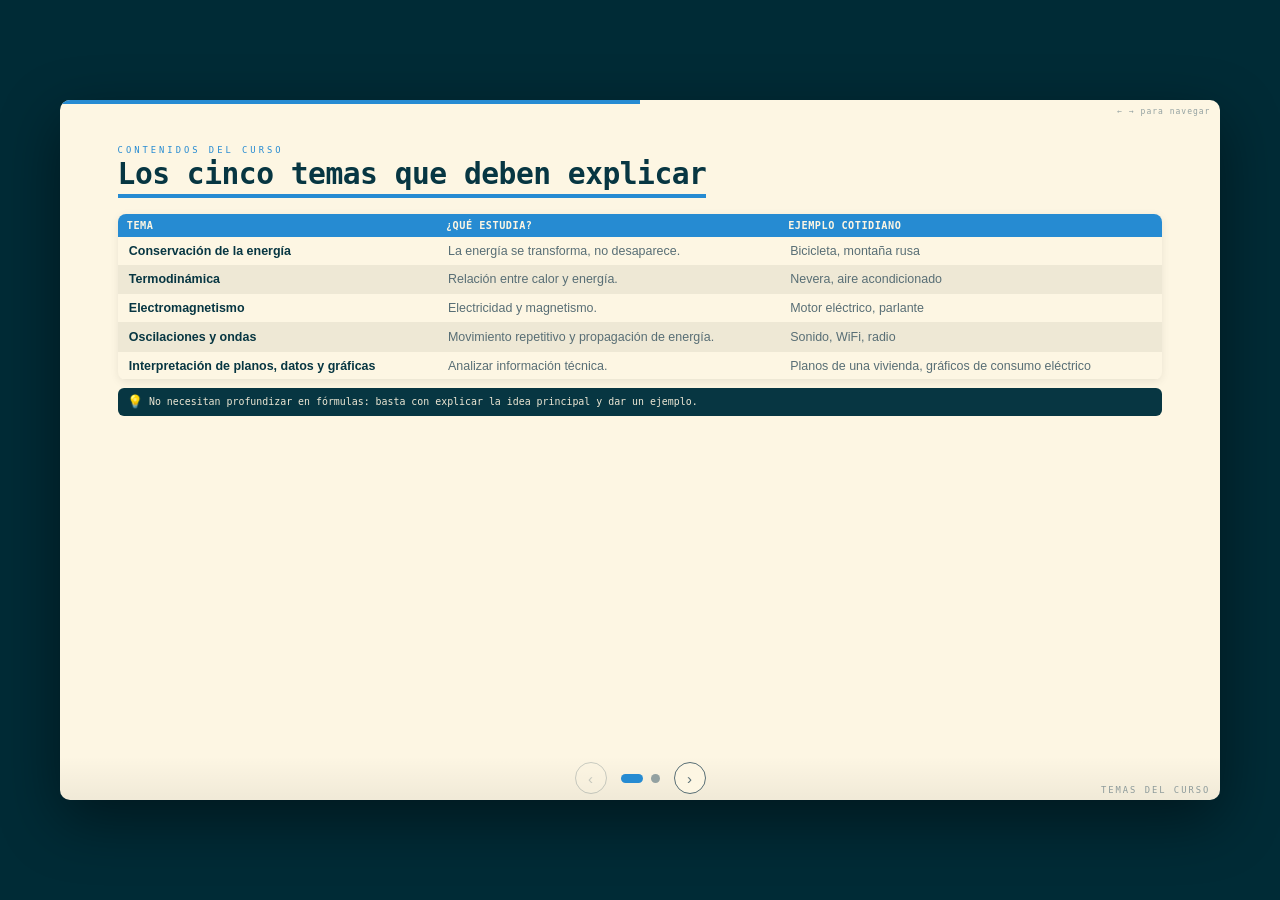
<file: Fase02_Planeacion/guia03/Sesion04/temas_avances_tecnologicos_1501-AA4-EV01.html>
<!DOCTYPE html>
<html lang="es">
<head>
<meta charset="UTF-8">
<meta name="viewport" content="width=device-width, initial-scale=1.0">
<title>Cinco Temas y Avances Tecnológicos</title>

<style>
  :root{
    --base03:#002b36; --base02:#073642; --base01:#586e75; --base00:#657b83;
    --base0:#839496; --base1:#93a1a1; --base2:#eee8d5; --base3:#fdf6e3;
    --blue:#268bd2; --cyan:#2aa198; --green:#859900; --orange:#cb4b16;
    --yellow:#b58900; --violet:#6c71c4; --red:#dc322f; --magenta:#d33682;
  }
  *{ box-sizing:border-box; }
  html,body{ height:100%; margin:0; }
  body{
    font-family:-apple-system, 'Segoe UI', Helvetica, Arial, sans-serif;
    background: var(--base03); color: var(--base01);
    display:flex; align-items:center; justify-content:center;
    overflow:hidden;
  }

  .deck{
    width:min(96vw, 1160px); height:min(94vh, 700px);
    background: var(--base3); border-radius:10px; box-shadow:0 20px 60px rgba(0,0,0,0.45);
    position:relative; overflow:hidden;
  }

  .slide{
    position:absolute; inset:0; padding:2.8em 3.6em 2.6em 3.6em;
    opacity:0; visibility:hidden; transform: translateX(40px);
    transition: opacity .45s ease, transform .45s ease;
    overflow-y:auto;
  }
  .slide.active{ opacity:1; visibility:visible; transform:translateX(0); }

  h1{
    font-family:'Consolas','Menlo','Monaco',monospace; font-weight:800; letter-spacing:-0.5px;
    color: var(--base02); font-size:1.85em; margin:0 0 0.15em 0;
    border-bottom:4px solid var(--accent, var(--blue)); display:inline-block; padding-bottom:0.1em;
  }
  .eyebrow{
    font-family:'Consolas','Menlo','Monaco',monospace; font-size:0.55em; letter-spacing:3px;
    text-transform:uppercase; color: var(--accent, var(--cyan)); display:block; margin-bottom:0.25em;
  }
  p{ font-size:0.85em; line-height:1.4; }

  /* ---- tabla ---- */
  table.data{
    width:100%; border-collapse:collapse; background:var(--base3);
    border-radius:8px; overflow:hidden; font-size:0.78em; margin-top:0.9em;
    box-shadow:0 2px 8px rgba(0,0,0,0.08);
  }
  table.data thead th{
    background: var(--accent, var(--blue)); color: var(--base3);
    font-family:'Consolas','Menlo','Monaco',monospace; font-size:0.82em;
    letter-spacing:0.5px; text-transform:uppercase; padding:0.6em 0.9em; text-align:left;
  }
  table.data tbody td{
    padding:0.55em 0.9em; border-bottom:1px solid var(--base2); vertical-align:top;
  }
  table.data tbody tr:nth-child(even){ background: var(--base2); }
  table.data tbody tr{ transition: background .15s ease; }
  table.data tbody tr:hover{ background: #fbeecb; }
  table.data td.tema{ font-weight:700; color: var(--base02); white-space:nowrap; }
  table.data tbody tr.dim{ opacity:0.25; }
  table.data tbody tr.hit{ background:#fdf1d0; }

  .note-box{
    margin-top:0.75em; background: var(--base02); color: var(--base2);
    border-radius:6px; padding:0.65em 0.95em; font-family:'Consolas','Menlo','Monaco',monospace;
    font-size:0.62em; display:flex; align-items:center; gap:0.6em;
  }
  .note-box .n-mark{ font-size:1.3em; color: var(--accent, var(--cyan)); }

  .chip-row{ display:flex; gap:0.5em; flex-wrap:wrap; margin-top:0.9em; }
  .chip{
    font-family:'Consolas','Menlo','Monaco',monospace; font-size:0.6em; letter-spacing:0.3px;
    background: var(--base2); border:1.5px solid var(--base1); color:var(--base01);
    padding:0.4em 0.75em; border-radius:20px; cursor:pointer; transition:.15s; white-space:nowrap;
  }
  .chip:hover{ border-color: var(--accent, var(--violet)); }
  .chip.active{ background: var(--accent, var(--violet)); color:var(--base3); border-color:var(--accent, var(--violet)); }

  .task-callout{
    margin-top:0.8em; background: var(--base2); border-left:5px solid var(--accent, var(--violet));
    border-radius:6px; padding:0.7em 1em; font-size:0.78em;
  }
  .task-callout b{ color: var(--accent, var(--violet)); }

  .slide-index{
    position:absolute; bottom:0.6em; right:1.1em; font-family:'Consolas','Menlo','Monaco',monospace;
    font-size:0.55em; color: var(--base1); letter-spacing:2px;
  }

  .nav{
    position:absolute; bottom:0; left:0; right:0; height:44px;
    display:flex; align-items:center; justify-content:center; gap:14px;
    background: linear-gradient(to top, rgba(0,0,0,0.05), transparent); z-index:6;
  }
  .navbtn{
    width:32px; height:32px; border-radius:50%; border:1.5px solid var(--base01);
    background: var(--base3); color: var(--base01); font-size:15px; cursor:pointer;
    display:flex; align-items:center; justify-content:center; transition:.15s;
  }
  .navbtn:hover{ background: var(--blue); color:var(--base3); border-color:var(--blue); }
  .navbtn:disabled{ opacity:0.3; cursor:default; background:var(--base3); color:var(--base01); border-color:var(--base01); }
  .dots{ display:flex; gap:8px; }
  .dot-nav{ width:9px; height:9px; border-radius:50%; background: var(--base1); cursor:pointer; transition:.15s; }
  .dot-nav.active{ background: var(--blue); width:22px; border-radius:5px; }
  .progress{ position:absolute; top:0; left:0; height:4px; background: var(--blue); transition: width .4s ease; z-index:5; }
  .hint{
    position:absolute; top:0.9em; right:1.2em; font-family:'Consolas','Menlo','Monaco',monospace;
    font-size:0.5em; color: var(--base1); letter-spacing:1px; z-index:6;
  }
</style>
</head>
<body>

<div class="deck" id="deck">
  <div class="progress" id="progressBar"></div>
  <div class="hint">← → para navegar</div>

  <!-- Minuto 2 - 7 -->
  <section class="slide active" data-index="0" style="--accent: var(--blue);">
    <span class="eyebrow">Contenidos del curso</span>
    <h1>Los cinco temas que deben explicar</h1>

    <table class="data">
      <thead>
        <tr><th>Tema</th><th>¿Qué estudia?</th><th>Ejemplo cotidiano</th></tr>
      </thead>
      <tbody>
        <tr>
          <td class="tema">Conservación de la energía</td>
          <td>La energía se transforma, no desaparece.</td>
          <td>Bicicleta, montaña rusa</td>
        </tr>
        <tr>
          <td class="tema">Termodinámica</td>
          <td>Relación entre calor y energía.</td>
          <td>Nevera, aire acondicionado</td>
        </tr>
        <tr>
          <td class="tema">Electromagnetismo</td>
          <td>Electricidad y magnetismo.</td>
          <td>Motor eléctrico, parlante</td>
        </tr>
        <tr>
          <td class="tema">Oscilaciones y ondas</td>
          <td>Movimiento repetitivo y propagación de energía.</td>
          <td>Sonido, WiFi, radio</td>
        </tr>
        <tr>
          <td class="tema">Interpretación de planos, datos y gráficas</td>
          <td>Analizar información técnica.</td>
          <td>Planos de una vivienda, gráficos de consumo eléctrico</td>
        </tr>
      </tbody>
    </table>

    <div class="note-box">
      <span class="n-mark">💡</span>
      <span>No necesitan profundizar en fórmulas: basta con explicar la idea principal y dar un ejemplo.</span>
    </div>
    <div class="slide-index">TEMAS DEL CURSO</div>
  </section>

  <!-- Minuto 7 - 11 -->
  <section class="slide" data-index="1" style="--accent: var(--violet);">
    <span class="eyebrow">Búsqueda guiada</span>
    <h1>Ejemplos de avances tecnológicos</h1>

    <div class="task-callout">
      Deben buscar <b>10 tecnologías</b> y relacionar cada una con alguno de los cinco temas anteriores.
      Esta tabla es solo una guía.
    </div>

    <div class="chip-row" id="chipRow">
      <div class="chip active" data-filter="todos">Todos</div>
      <div class="chip" data-filter="Conservación">Conservación de la energía</div>
      <div class="chip" data-filter="Termodinámica">Termodinámica</div>
      <div class="chip" data-filter="Electromagnetismo">Electromagnetismo</div>
      <div class="chip" data-filter="Ondas">Ondas</div>
      <div class="chip" data-filter="planos">Interpretación de planos y datos</div>
    </div>

    <table class="data" id="techTable">
      <thead>
        <tr><th>Avance tecnológico</th><th>Tema principal</th></tr>
      </thead>
      <tbody>
        <tr><td>Paneles solares</td><td>Conservación de la energía / Electromagnetismo</td></tr>
        <tr><td>Vehículos eléctricos</td><td>Electromagnetismo</td></tr>
        <tr><td>Trenes de levitación magnética</td><td>Electromagnetismo</td></tr>
        <tr><td>Horno microondas</td><td>Ondas electromagnéticas</td></tr>
        <tr><td>Resonancia magnética</td><td>Electromagnetismo</td></tr>
        <tr><td>Redes WiFi</td><td>Ondas</td></tr>
        <tr><td>Fibra óptica</td><td>Ondas</td></tr>
        <tr><td>Impresoras 3D</td><td>Interpretación de planos y datos</td></tr>
        <tr><td>Drones</td><td>Conservación de la energía / Electromagnetismo</td></tr>
        <tr><td>Robots industriales</td><td>Electromagnetismo e interpretación de planos</td></tr>
        <tr><td>Aire acondicionado / bomba de calor</td><td>Termodinámica</td></tr>
        <tr><td>Motores de combustión interna</td><td>Termodinámica</td></tr>
      </tbody>
    </table>
    <div class="slide-index">AVANCES TECNOLÓGICOS</div>
  </section>

  <div class="nav">
    <button class="navbtn" id="prevBtn">‹</button>
    <div class="dots" id="dots"></div>
    <button class="navbtn" id="nextBtn">›</button>
  </div>
</div>

<script>
(function(){
  var slides = Array.prototype.slice.call(document.querySelectorAll('.slide'));
  var total = slides.length;
  var current = 0;

  var dotsWrap = document.getElementById('dots');
  slides.forEach(function(_, i){
    var d = document.createElement('div');
    d.className = 'dot-nav' + (i === 0 ? ' active' : '');
    d.addEventListener('click', function(){ goTo(i); });
    dotsWrap.appendChild(d);
  });
  var dotEls = Array.prototype.slice.call(dotsWrap.children);
  var prevBtn = document.getElementById('prevBtn');
  var nextBtn = document.getElementById('nextBtn');
  var progressBar = document.getElementById('progressBar');

  function render(){
    slides.forEach(function(s, i){ s.classList.toggle('active', i === current); });
    dotEls.forEach(function(d, i){ d.classList.toggle('active', i === current); });
    prevBtn.disabled = current === 0;
    nextBtn.disabled = current === total - 1;
    progressBar.style.width = ((current + 1) / total * 100) + '%';
  }
  function goTo(i){
    if (i < 0 || i >= total || i === current) return;
    current = i; render();
  }
  prevBtn.addEventListener('click', function(){ goTo(current - 1); });
  nextBtn.addEventListener('click', function(){ goTo(current + 1); });
  document.addEventListener('keydown', function(e){
    if (e.key === 'ArrowRight' || e.key === ' ') goTo(current + 1);
    else if (e.key === 'ArrowLeft') goTo(current - 1);
  });

  // ---------- filtro de la tabla de avances tecnológicos ----------
  var chips = document.querySelectorAll('#chipRow .chip');
  var techRows = document.querySelectorAll('#techTable tbody tr');

  chips.forEach(function(chip){
    chip.addEventListener('click', function(){
      chips.forEach(function(c){ c.classList.remove('active'); });
      chip.classList.add('active');
      var filter = chip.getAttribute('data-filter');

      techRows.forEach(function(row){
        if (filter === 'todos'){
          row.classList.remove('dim', 'hit');
          return;
        }
        var text = row.children[1].textContent;
        if (text.indexOf(filter) !== -1){
          row.classList.remove('dim');
          row.classList.add('hit');
        } else {
          row.classList.remove('hit');
          row.classList.add('dim');
        }
      });
    });
  });

  render();
})();
</script>
</body>
</html>
</file>
